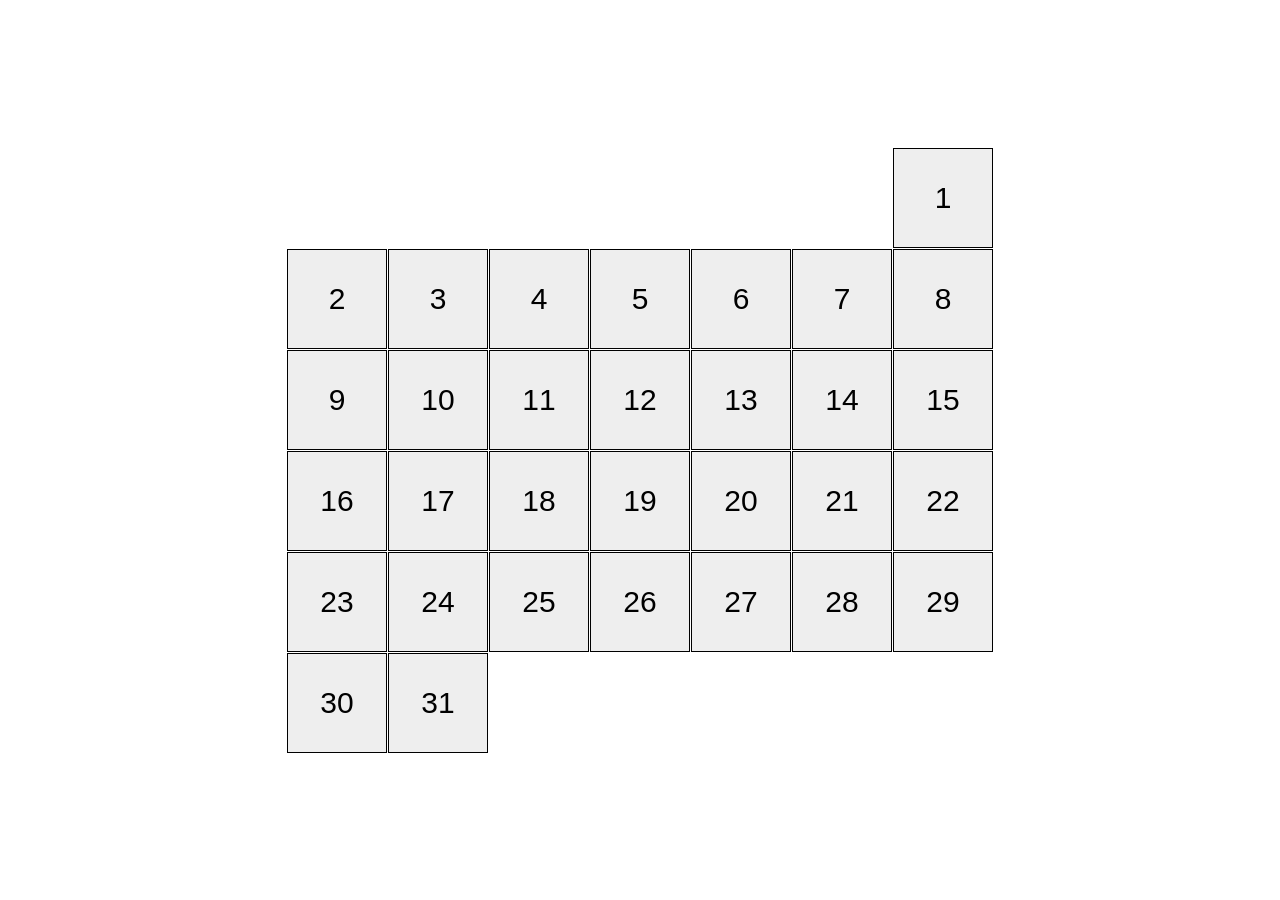
<file: index.html>
<!doctype html><html lang="en"><head><meta charset="utf-8"><meta name="viewport" content="width=device-width, initial-scale=1.0"><title>Calendar</title><link rel="stylesheet" href="index.66da9825.css"></head><body class="page"> <main class="calendar calendar--month-length-31 calendar--start-day-sun"> <div class="calendar__day"></div> <div class="calendar__day"></div> <div class="calendar__day"></div> <div class="calendar__day"></div> <div class="calendar__day"></div> <div class="calendar__day"></div> <div class="calendar__day"></div> <div class="calendar__day"></div> <div class="calendar__day"></div> <div class="calendar__day"></div> <div class="calendar__day"></div> <div class="calendar__day"></div> <div class="calendar__day"></div> <div class="calendar__day"></div> <div class="calendar__day"></div> <div class="calendar__day"></div> <div class="calendar__day"></div> <div class="calendar__day"></div> <div class="calendar__day"></div> <div class="calendar__day"></div> <div class="calendar__day"></div> <div class="calendar__day"></div> <div class="calendar__day"></div> <div class="calendar__day"></div> <div class="calendar__day"></div> <div class="calendar__day"></div> <div class="calendar__day"></div> <div class="calendar__day"></div> <div class="calendar__day"></div> <div class="calendar__day"></div> <div class="calendar__day"></div> </main> </body></html>
</file>
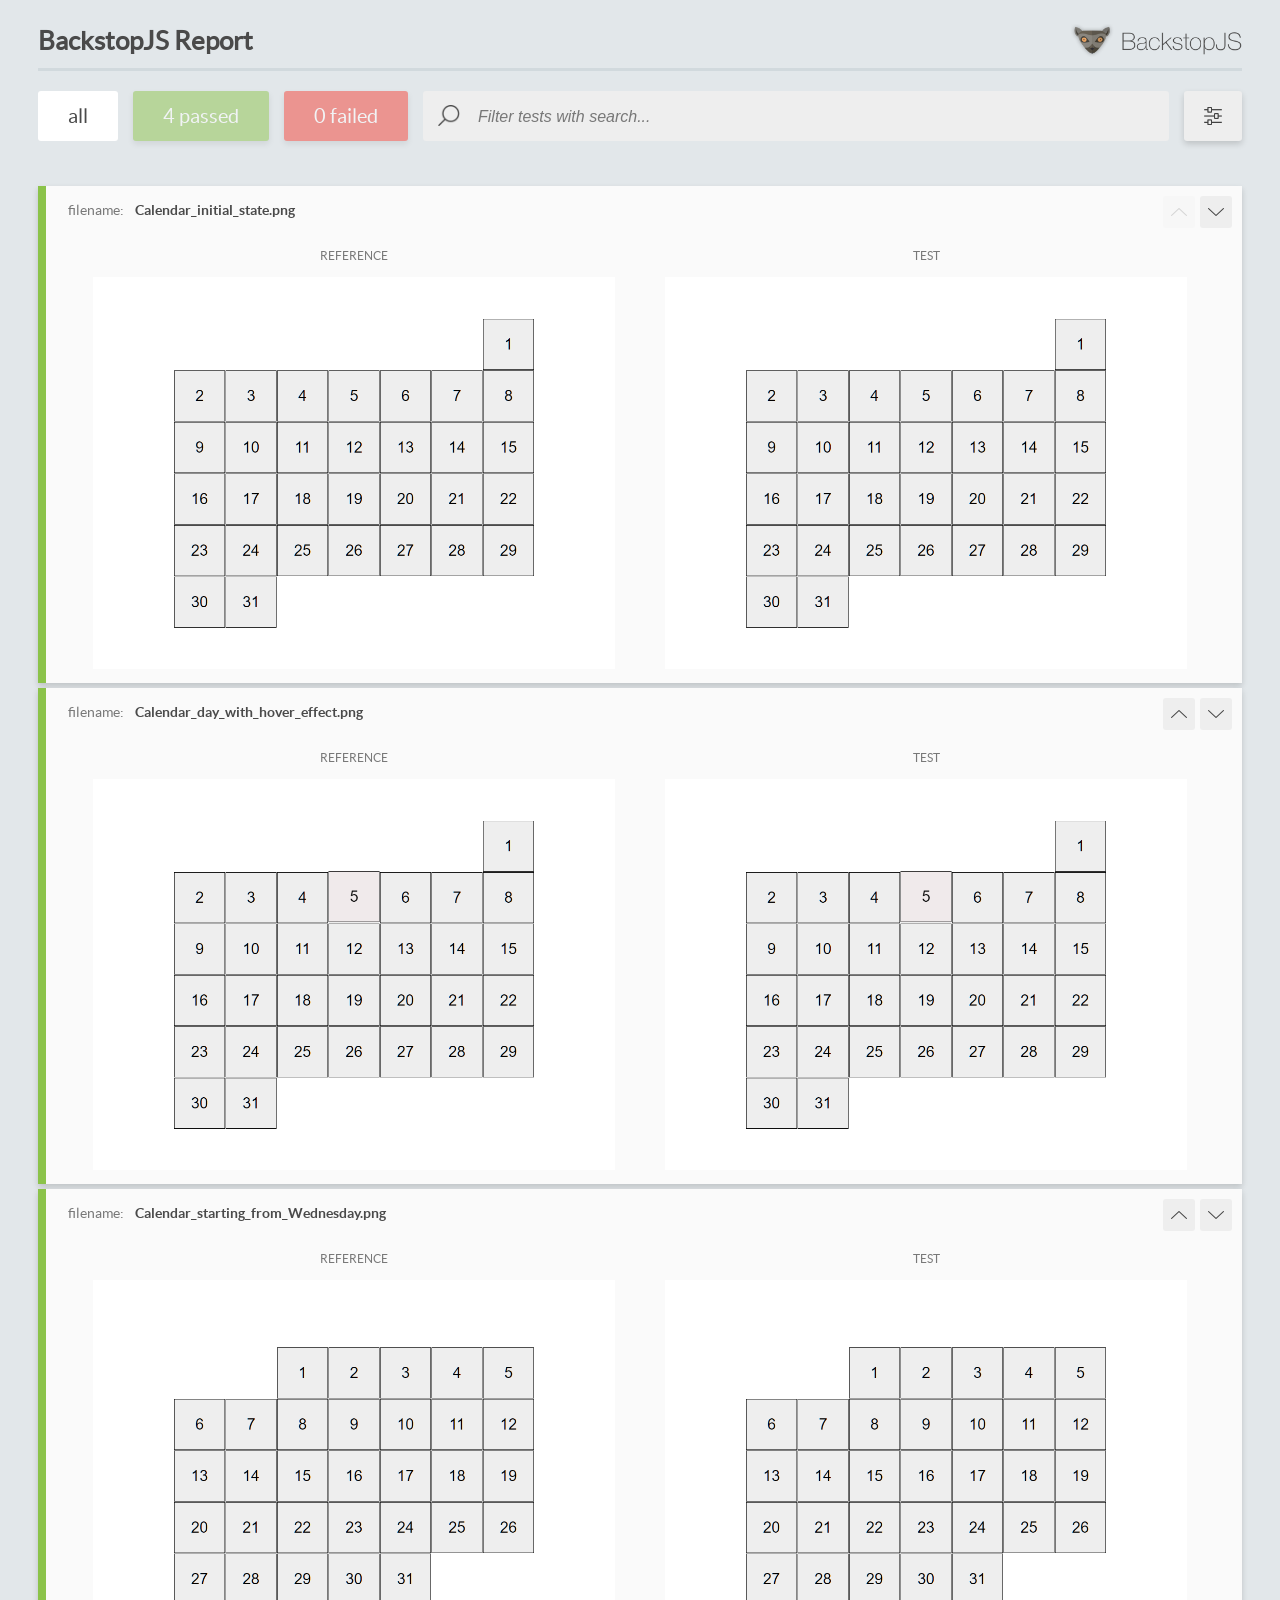
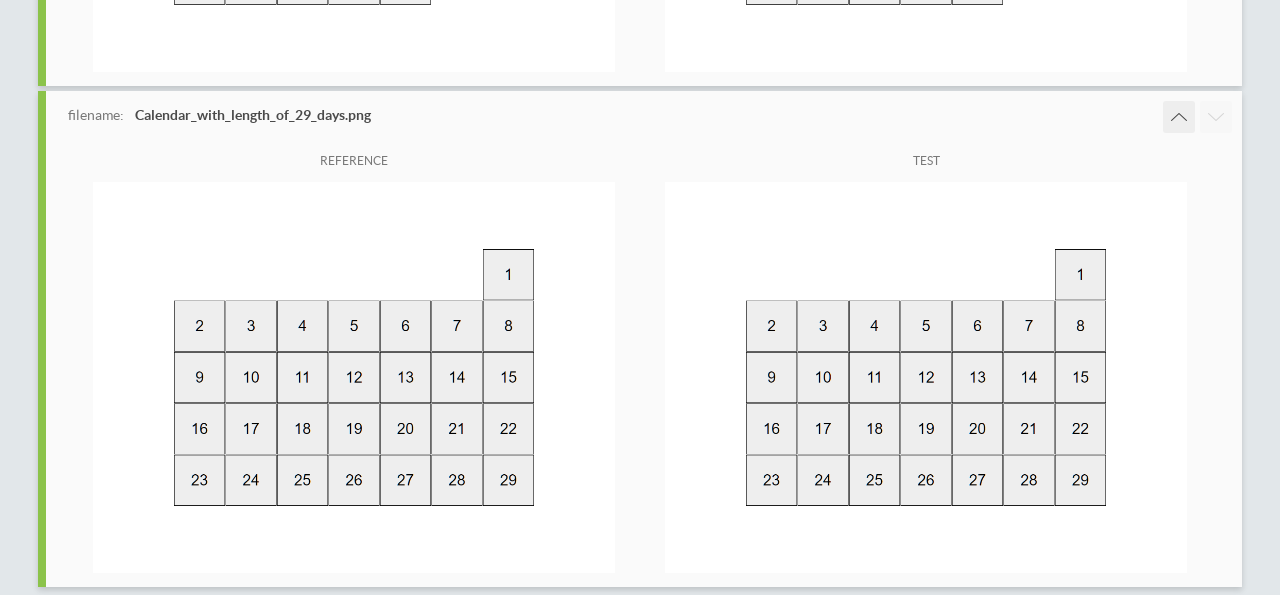
<file: report/html_report/index.html>
<!DOCTYPE html>
<html>
  <head>
    <meta charset="utf-8">
    <!-- Disable Cache -->
    <meta http-equiv="Cache-Control" content="no-cache, no-store, must-revalidate">
    <meta http-equiv="Pragma" content="no-cache">
    <meta http-equiv="Expires" content="0">

    <title>BackstopJS Report</title>

    <style>
      @font-face {
          font-family: 'latoregular';
          src: url('./assets/fonts/lato-regular-webfont.woff2') format('woff2'),
              url('./assets/fonts/lato-regular-webfont.woff') format('woff');
          font-weight: 400;
          font-style: normal;
      }
      @font-face {
          font-family: 'latobold';
          src: url('./assets/fonts/lato-bold-webfont.woff2') format('woff2'),
              url('./assets/fonts/lato-bold-webfont.woff') format('woff');
          font-weight: 700;
          font-style: normal;
      }

      .ReactModal__Body--open {
          overflow: hidden;
      }
      .ReactModal__Body--open .header {
        display: none;
      }

    </style>
  </head>
  <body style="background-color: #E2E7EA">
    <div id="root">

    </div>
    <script>
      function report (report) { // eslint-disable-line no-unused-vars
        window.tests = report;
      }
    </script>
    <script src="config.js"></script>
    <script src="index_bundle.js"></script>
  </body>
</html>
</file>
<file: index.66da9825.css>
.page{justify-content:center;align-items:center;height:100vh;margin:0;display:flex}.calendar{box-sizing:border-box;flex-wrap:wrap;gap:1px;width:726px;padding:10px;display:flex}.calendar__day{box-sizing:border-box;background-color:#eee;border:1px solid #000;justify-content:center;align-items:center;width:100px;height:100px;transition:transform .5s,background-color .5s;display:flex}.calendar__day:hover{cursor:pointer;background-color:#ffbfcb;transform:translateY(-20px)}.calendar__day:first-child:before{content:"1";color:#000;font-family:Arial,sans-serif;font-size:30px}.calendar__day:nth-child(2):before{content:"2";color:#000;font-family:Arial,sans-serif;font-size:30px}.calendar__day:nth-child(3):before{content:"3";color:#000;font-family:Arial,sans-serif;font-size:30px}.calendar__day:nth-child(4):before{content:"4";color:#000;font-family:Arial,sans-serif;font-size:30px}.calendar__day:nth-child(5):before{content:"5";color:#000;font-family:Arial,sans-serif;font-size:30px}.calendar__day:nth-child(6):before{content:"6";color:#000;font-family:Arial,sans-serif;font-size:30px}.calendar__day:nth-child(7):before{content:"7";color:#000;font-family:Arial,sans-serif;font-size:30px}.calendar__day:nth-child(8):before{content:"8";color:#000;font-family:Arial,sans-serif;font-size:30px}.calendar__day:nth-child(9):before{content:"9";color:#000;font-family:Arial,sans-serif;font-size:30px}.calendar__day:nth-child(10):before{content:"10";color:#000;font-family:Arial,sans-serif;font-size:30px}.calendar__day:nth-child(11):before{content:"11";color:#000;font-family:Arial,sans-serif;font-size:30px}.calendar__day:nth-child(12):before{content:"12";color:#000;font-family:Arial,sans-serif;font-size:30px}.calendar__day:nth-child(13):before{content:"13";color:#000;font-family:Arial,sans-serif;font-size:30px}.calendar__day:nth-child(14):before{content:"14";color:#000;font-family:Arial,sans-serif;font-size:30px}.calendar__day:nth-child(15):before{content:"15";color:#000;font-family:Arial,sans-serif;font-size:30px}.calendar__day:nth-child(16):before{content:"16";color:#000;font-family:Arial,sans-serif;font-size:30px}.calendar__day:nth-child(17):before{content:"17";color:#000;font-family:Arial,sans-serif;font-size:30px}.calendar__day:nth-child(18):before{content:"18";color:#000;font-family:Arial,sans-serif;font-size:30px}.calendar__day:nth-child(19):before{content:"19";color:#000;font-family:Arial,sans-serif;font-size:30px}.calendar__day:nth-child(20):before{content:"20";color:#000;font-family:Arial,sans-serif;font-size:30px}.calendar__day:nth-child(21):before{content:"21";color:#000;font-family:Arial,sans-serif;font-size:30px}.calendar__day:nth-child(22):before{content:"22";color:#000;font-family:Arial,sans-serif;font-size:30px}.calendar__day:nth-child(23):before{content:"23";color:#000;font-family:Arial,sans-serif;font-size:30px}.calendar__day:nth-child(24):before{content:"24";color:#000;font-family:Arial,sans-serif;font-size:30px}.calendar__day:nth-child(25):before{content:"25";color:#000;font-family:Arial,sans-serif;font-size:30px}.calendar__day:nth-child(26):before{content:"26";color:#000;font-family:Arial,sans-serif;font-size:30px}.calendar__day:nth-child(27):before{content:"27";color:#000;font-family:Arial,sans-serif;font-size:30px}.calendar__day:nth-child(28):before{content:"28";color:#000;font-family:Arial,sans-serif;font-size:30px}.calendar__day:nth-child(29):before{content:"29";color:#000;font-family:Arial,sans-serif;font-size:30px}.calendar__day:nth-child(30):before{content:"30";color:#000;font-family:Arial,sans-serif;font-size:30px}.calendar__day:nth-child(31):before{content:"31";color:#000;font-family:Arial,sans-serif;font-size:30px}.calendar--start-day-sun .calendar__day:first-child{margin-left:606px}.calendar--start-day-mon .calendar__day:first-child{margin-left:0}.calendar--start-day-tue .calendar__day:first-child{margin-left:101px}.calendar--start-day-wed .calendar__day:first-child{margin-left:202px}.calendar--start-day-thu .calendar__day:first-child{margin-left:303px}.calendar--start-day-fri .calendar__day:first-child{margin-left:404px}.calendar--start-day-sat .calendar__day:first-child{margin-left:505px}.calendar--month-length-28 .calendar__day:nth-child(n+29),.calendar--month-length-29 .calendar__day:nth-child(n+30),.calendar--month-length-30 .calendar__day:nth-child(n+31),.calendar--month-length-31 .calendar__day:nth-child(n+32){display:none}
/*# sourceMappingURL=index.66da9825.css.map */
</file>
